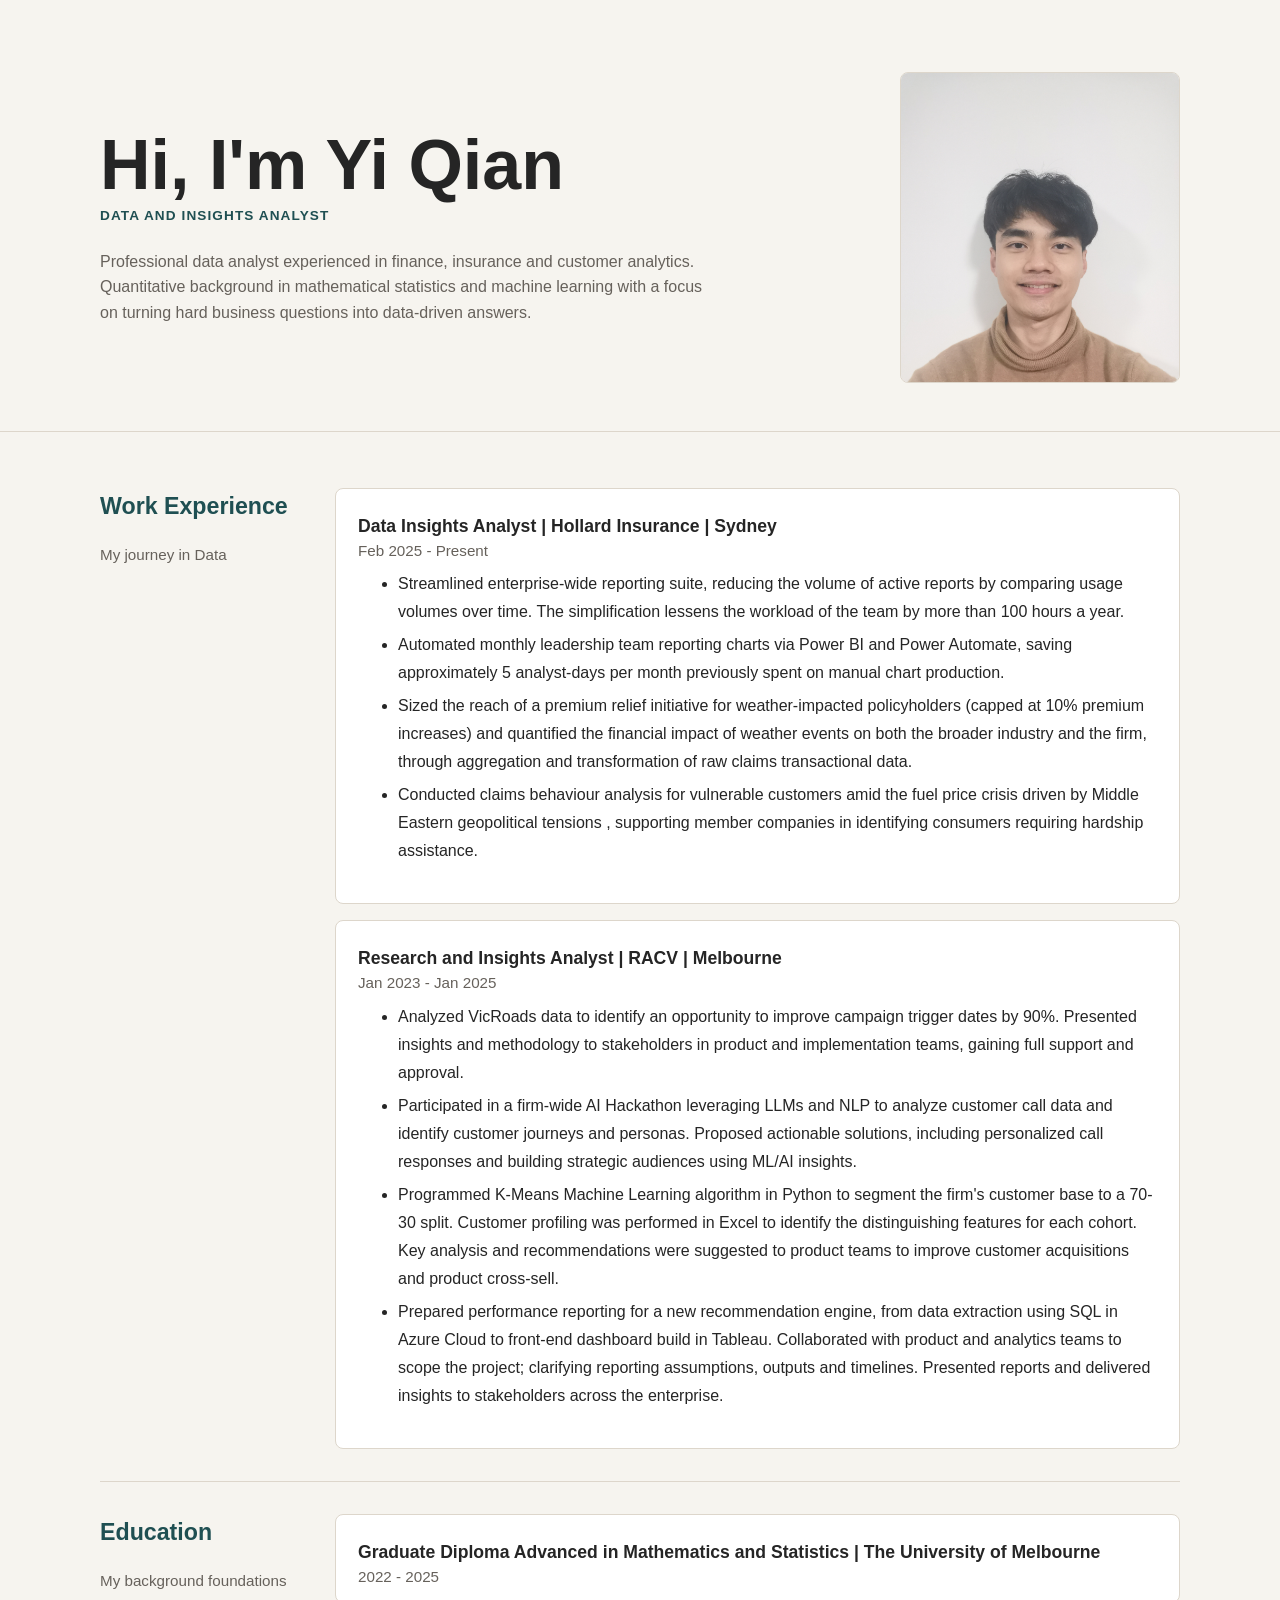
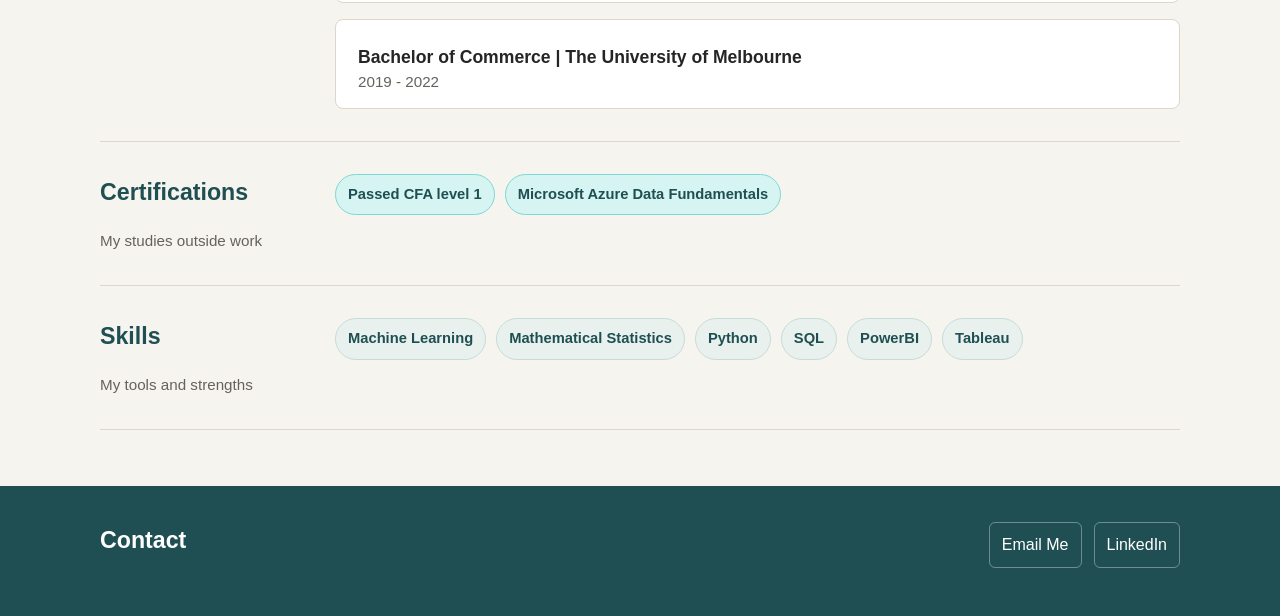
<file: index.html>
<!DOCTYPE html>
<html lang="en">
<head>
  <meta charset="UTF-8">
  <meta name="viewport" content="width=device-width, initial-scale=1.0">
  <title>Yi Qian</title>
  <link rel="stylesheet" href="static/styles.css">
</head>
<body>
  <header>
    <div class="page hero">
      <div class="intro">
        <h1 style="font-size: 70px ;margin: 0 0 5px" > Hi, I'm Yi Qian</h1>
        <p class="eyebrow">Data and Insights Analyst</p>
        <p class="headline">
          Professional data analyst experienced in finance, insurance and customer analytics.
          Quantitative background in mathematical statistics and machine learning with a focus on turning hard business questions into data-driven answers.
        </p>
      </div>
      <div class="portrait-placeholder" aria-label="Portrait image placeholder">
        <img src="static/Yi_portrait.jpg"" alt="Portrait of Yi">
      </div>
    </div>
  </header>

  <main class="page">
    <section id="experience" class="section-grid">
      <div>
        <h2>Work Experience</h2>
        <p class="section-label">My journey in Data</p>
      </div>
      <div class="card-list">
        <article class="card">
          <h3>Data Insights Analyst | Hollard Insurance | Sydney </h3>
          <p class="meta">Feb 2025 - Present</p>
          <ul>
           <li >Streamlined enterprise-wide reporting suite, reducing the volume of active reports by comparing usage volumes over time.
             The simplification lessens the workload of the team by more than 100 hours a year.</li>
            <li class = "list-format">
              Automated monthly leadership team reporting charts via Power BI and Power Automate,
              saving approximately 5 analyst-days per month previously spent on manual chart production.
            </li>
            <li class = "list-format">Sized the reach of a premium relief initiative for weather-impacted policyholders (capped at 10% premium increases)
              and quantified the financial impact of weather events on both the broader industry and the firm,
              through aggregation and transformation of raw claims transactional data.</li>
            <li>Conducted claims behaviour analysis for vulnerable customers amid the fuel price crisis driven by Middle Eastern geopolitical tensions
              , supporting member companies in identifying consumers requiring hardship assistance.</li>
          </ul>
        </article>

        <article class="card">
          <h3>Research and Insights Analyst | RACV | Melbourne</h3>
          <p class="meta">Jan 2023 - Jan 2025</p>
          <ul>
            <li class = "list-format">
            Analyzed VicRoads data to identify an opportunity to improve campaign trigger dates by 90%.
            Presented insights and methodology to stakeholders in product and implementation teams, gaining full support and approval.
            </li>
            <li class = "list-format">
            Participated in a firm-wide AI Hackathon leveraging LLMs and NLP to analyze customer call data and identify customer journeys and personas.
            Proposed actionable solutions, including personalized call responses and building strategic audiences using ML/AI insights.
            </li>
            <li class = "list-format">
            Programmed K-Means Machine Learning algorithm in Python to segment the firm's customer base to a 70-30 split.
            Customer profiling was performed in Excel to identify the distinguishing features for each cohort.
            Key analysis and recommendations were suggested to product teams to improve customer acquisitions and product cross-sell.
            </li>
            <li class = "list-format">
            Prepared performance reporting for a new recommendation engine, from data extraction using SQL in Azure Cloud to front-end dashboard build in Tableau.
            Collaborated with product and analytics teams to scope the project; clarifying reporting assumptions, outputs and timelines.
            Presented reports and delivered insights to stakeholders across the enterprise.
            </li>
          </ul>
        </article>
      </div>
    </section>

    <section id = "education" class = "section-grid">
      <div>
        <h2>Education</h2>
        <p class = "section-label">My background foundations</p>
      </div>
      <div class = "card-list">
        <article class = "card">
          <h3>Graduate Diploma Advanced in Mathematics and Statistics | The University of Melbourne </h3>
          <p class = "meta"> 2022 - 2025</p>
        </article>

        <article class = "card">
          <h3>Bachelor of Commerce | The University of Melbourne </h3>
          <p class = "meta"> 2019 - 2022</p>
        </article>
      </div>
    </section>

    <section id="certifications" class="section-grid">
      <div>
        <h2>Certifications</h2>
        <p class="section-label">My studies outside work</p>
      </div>
      <ul class="certifications">
        <li>Passed CFA level 1</li>
        <li>Microsoft Azure Data Fundamentals</li>
      </ul>
    </section>


    <section id="skills" class="section-grid">
      <div>
        <h2>Skills</h2>
        <p class="section-label">My tools and strengths</p>
      </div>
      <ul class="skills">
        <li>Machine Learning</li>
        <li>Mathematical Statistics</li>
        <li>Python</li>
        <li>SQL</li>
        <li>PowerBI</li>
        <li>Tableau</li>
      </ul>
    </section>
  </main>

  <footer id="contact">
    <div class="page">
      <div>
        <h2>Contact</h2>
        <!-- <p>Use this footer to share the best ways to reach you.</p> -->
      </div>
      <nav class="contact-links" aria-label="Contact links">
       <a href="mailto:yiqian80@gmail.com">Email Me</a>
        <a href="https://www.linkedin.com/in/yi-qian-27a1a9181">LinkedIn</a>
        <!-- <a href="https://github.com/your-username">GitHub</a> -->
<!--        <a href="tel:+10000000000">Phone</a>-->
      </nav>
    </div>
  </footer>
</body>
</html>
</file>
<file: static/styles.css>
:root {
      --bg: #f6f4ef;
      --text: #252525;
      --muted: #66615b;
      --panel: #ffffff;
      --accent: #2f6f73;
      --accent-dark: #1f4f52;
      --line: #ddd6cb;
    }

    .list-format{
        margin: 5px 0
    }

    * {
      box-sizing: border-box;
    }

    body {
      margin: 0;
      font-family: Arial, Helvetica, sans-serif;
      color: var(--text);
      background: var(--bg);
      line-height: 1.6;
    }

    a {
      color: inherit;
    }

    .page {
      width: min(1080px, calc(100% - 32px));
      margin: 0 auto;
    }

    header {
      padding: 72px 0 48px;
      border-bottom: 1px solid var(--line);
    }

    .hero {
      display: grid;
      grid-template-columns: minmax(0, 1fr) 280px;
      gap: 48px;
      align-items: center;
    }

    .intro {
      max-width: 720px;
    }

    .portrait-placeholder {
      width: 100%;
      aspect-ratio: 0.9;
      display: grid;
      place-items: center;
      background: var(--panel);
      border: 1px solid var(--line);
      border-radius: 8px;
      color: var(--muted);
      text-align: center;
      font-weight: 700;
      overflow: hidden;
    }

    .portrait-placeholder img {
      width: 100%;
      height: 100%;
      object-fit: cover;
      display: block;
    }

    .eyebrow {
      margin: 0 0 12px;
      color: var(--accent-dark);
      font-size: 0.85rem;
      font-weight: 700;
      letter-spacing: 0.08em;
      text-transform: uppercase;
    }

    h1 {
      margin: 0;
      font-size: clamp(2.5rem, 7vw, 5.5rem);
      line-height: 1;
      letter-spacing: 0;
    }

    .headline {
      margin: 22px 0 0;
      max-width: 620px;
      color: var(--muted);
      font-size: 1rem;
    }

    main {
      padding: 24px 0 56px;
    }

    section {
      padding: 32px 0;
      border-bottom: 1px solid var(--line);
    }

    h2 {
      margin: 0 0 18px;
      color: var(--accent-dark);
      font-size: 1.45rem;
    }

    .section-grid {
      display: grid;
      grid-template-columns: 220px 1fr;
      gap: 15px;
      align-items: start;
    }

    .section-label {
      margin: 0;
      color: var(--muted);
      font-size: 0.95rem;
    }

    .card-list {
      display: grid;
      gap: 16px;
    }

    .card {
      padding: 22px;
      background: var(--panel);
      border: 1px solid var(--line);
      border-radius: 8px;
      line-height: 1.75;
    }

    .card h3 {
      margin: 0 0 6px;
      font-size: 1.1rem;
    }

    .meta {
      margin: -10px 0 -10px;
      color: var(--muted);
      font-size: 0.95rem;
    }

    .skills {
      display: flex;
      flex-wrap: wrap;
      gap: 10px;
      padding: 0;
      margin: 0;
      list-style: none;
    }


    .skills li {
      padding: 8px 12px;
      background: #e9f1ef;
      color: var(--accent-dark);
      border: 1px solid #c7dcd8;
      border-radius: 999px;
      font-weight: 700;
      font-size: 0.92rem;
    }

      .certifications {
      display: flex;
      flex-wrap: wrap;
      gap: 10px;
      padding: 0;
      margin: 0;
      list-style: none;
    }

    .certifications li {
      padding: 8px 12px;
      background: #d6f5f2;
      color: var(--accent-dark);
      border: 1px solid #7ed8d1;
      border-radius: 999px;
      font-weight: 700;
      font-size: 0.92rem;
    }

    footer {
      padding: 36px 0 48px;
      color: var(--panel);
      background: var(--accent-dark);
    }

    footer .page {
      display: flex;
      justify-content: space-between;
      gap: 24px;
      flex-wrap: wrap;
    }

    footer h2 {
      color: var(--panel);
      margin-bottom: 8px;
    }

    footer p {
      margin: 0;
      color: #dce8e6;
    }

    .contact-links {
      display: flex;
      flex-wrap: wrap;
      gap: 12px;
      align-items: center;
    }

    .contact-links a {
      padding: 9px 12px;
      border: 1px solid rgba(255, 255, 255, 0.35);
      border-radius: 6px;
      text-decoration: none;
    }

    .contact-links a:hover {
      background: rgba(255, 255, 255, 0.12);
    }

    @media (max-width: 720px) {
      header {
        padding-top: 48px;
      }

      .hero {
        grid-template-columns: 1fr;
        gap: 28px;
      }

      .portrait-placeholder {
        max-width: 260px;
      }

      .section-grid {
        grid-template-columns: 1fr;
        gap: 12px;
      }

      .card {
        padding: 18px;
      }

      footer .page {
        display: block;
      }

      .contact-links {
        margin-top: 20px;
      }
    }
</file>
